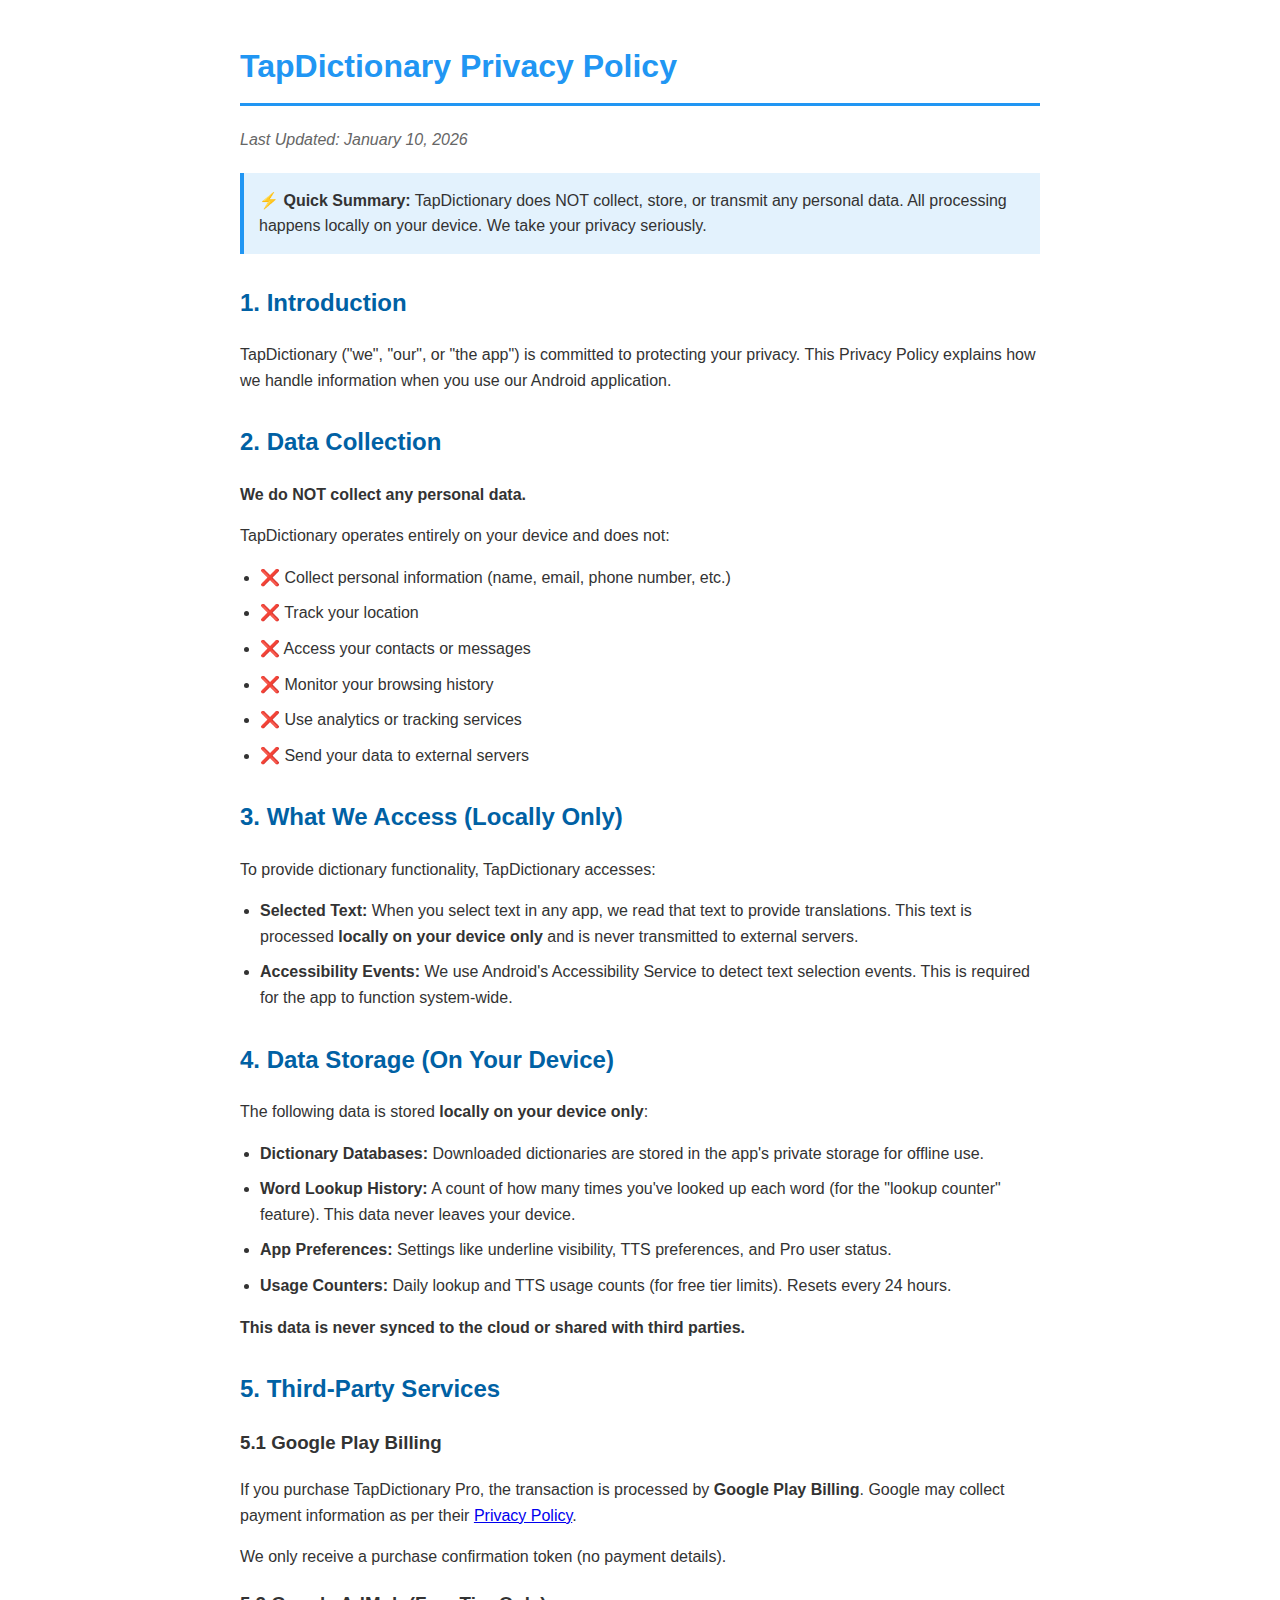
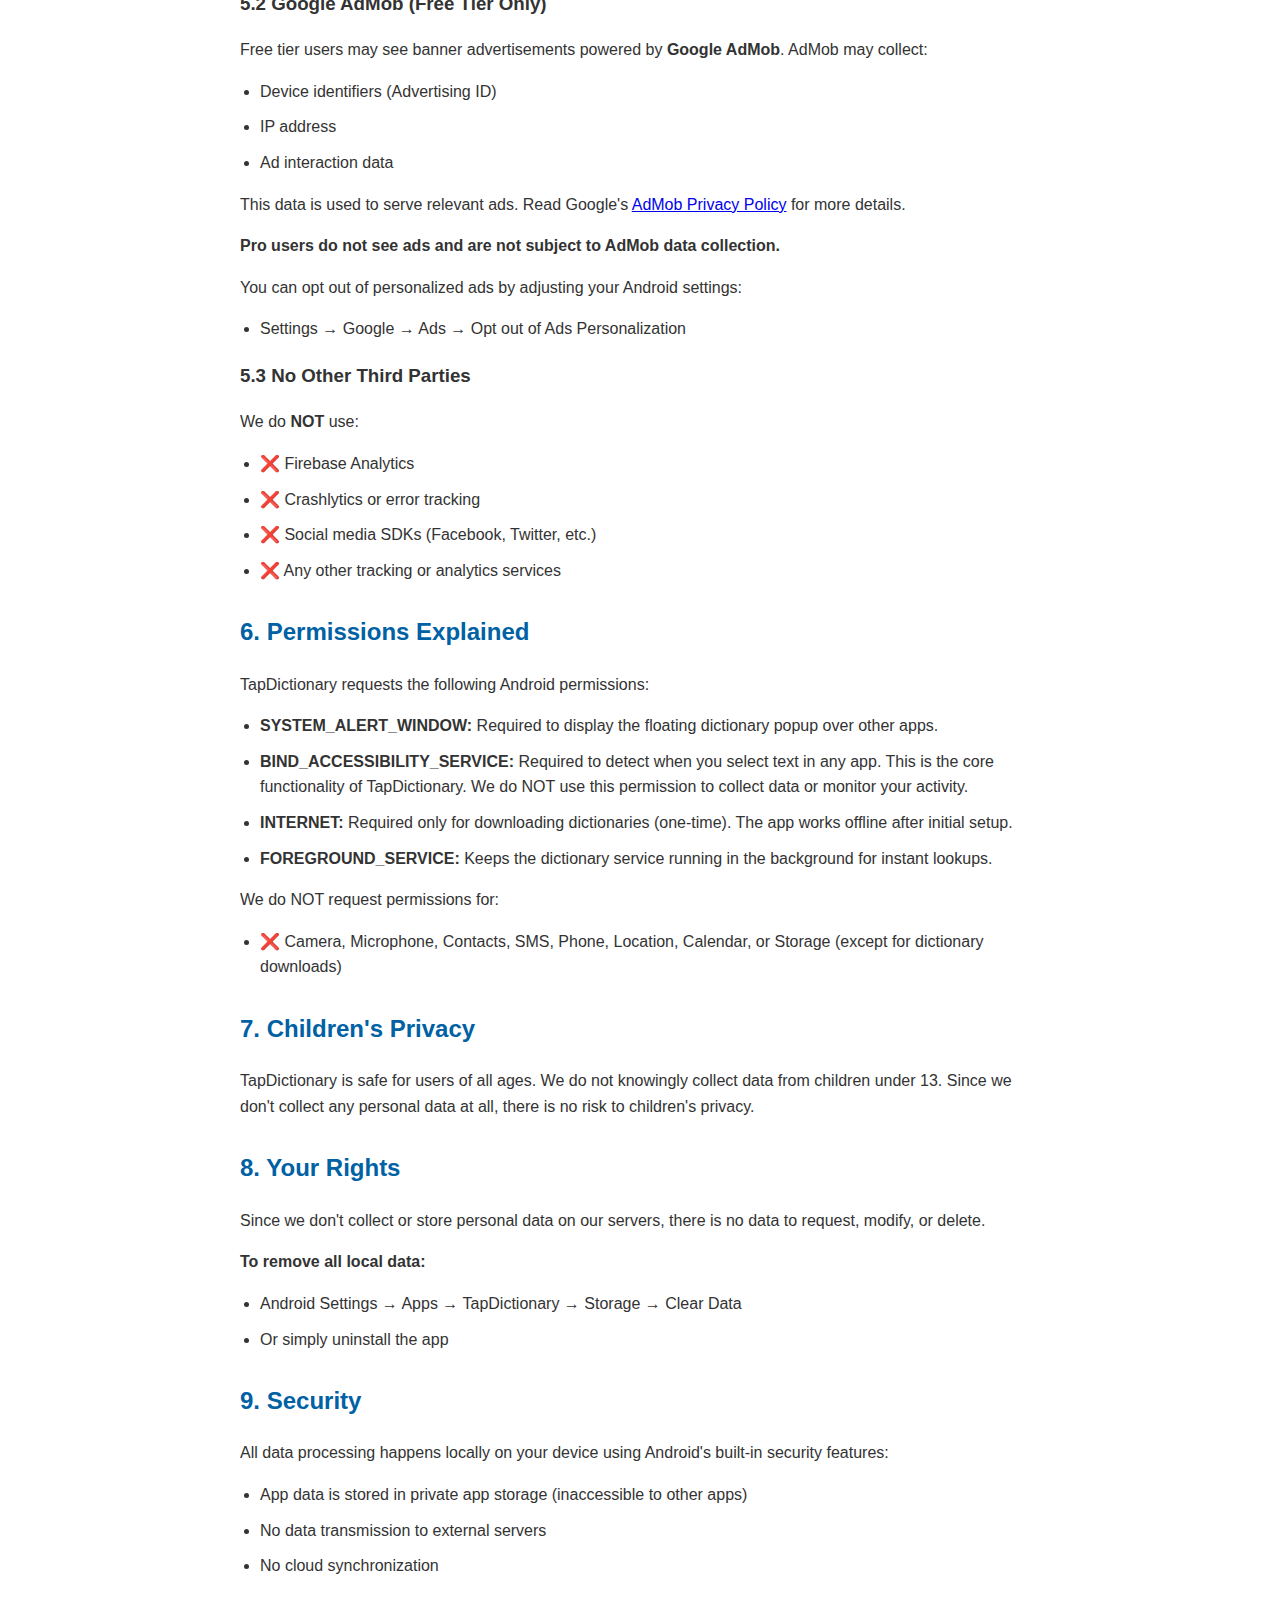
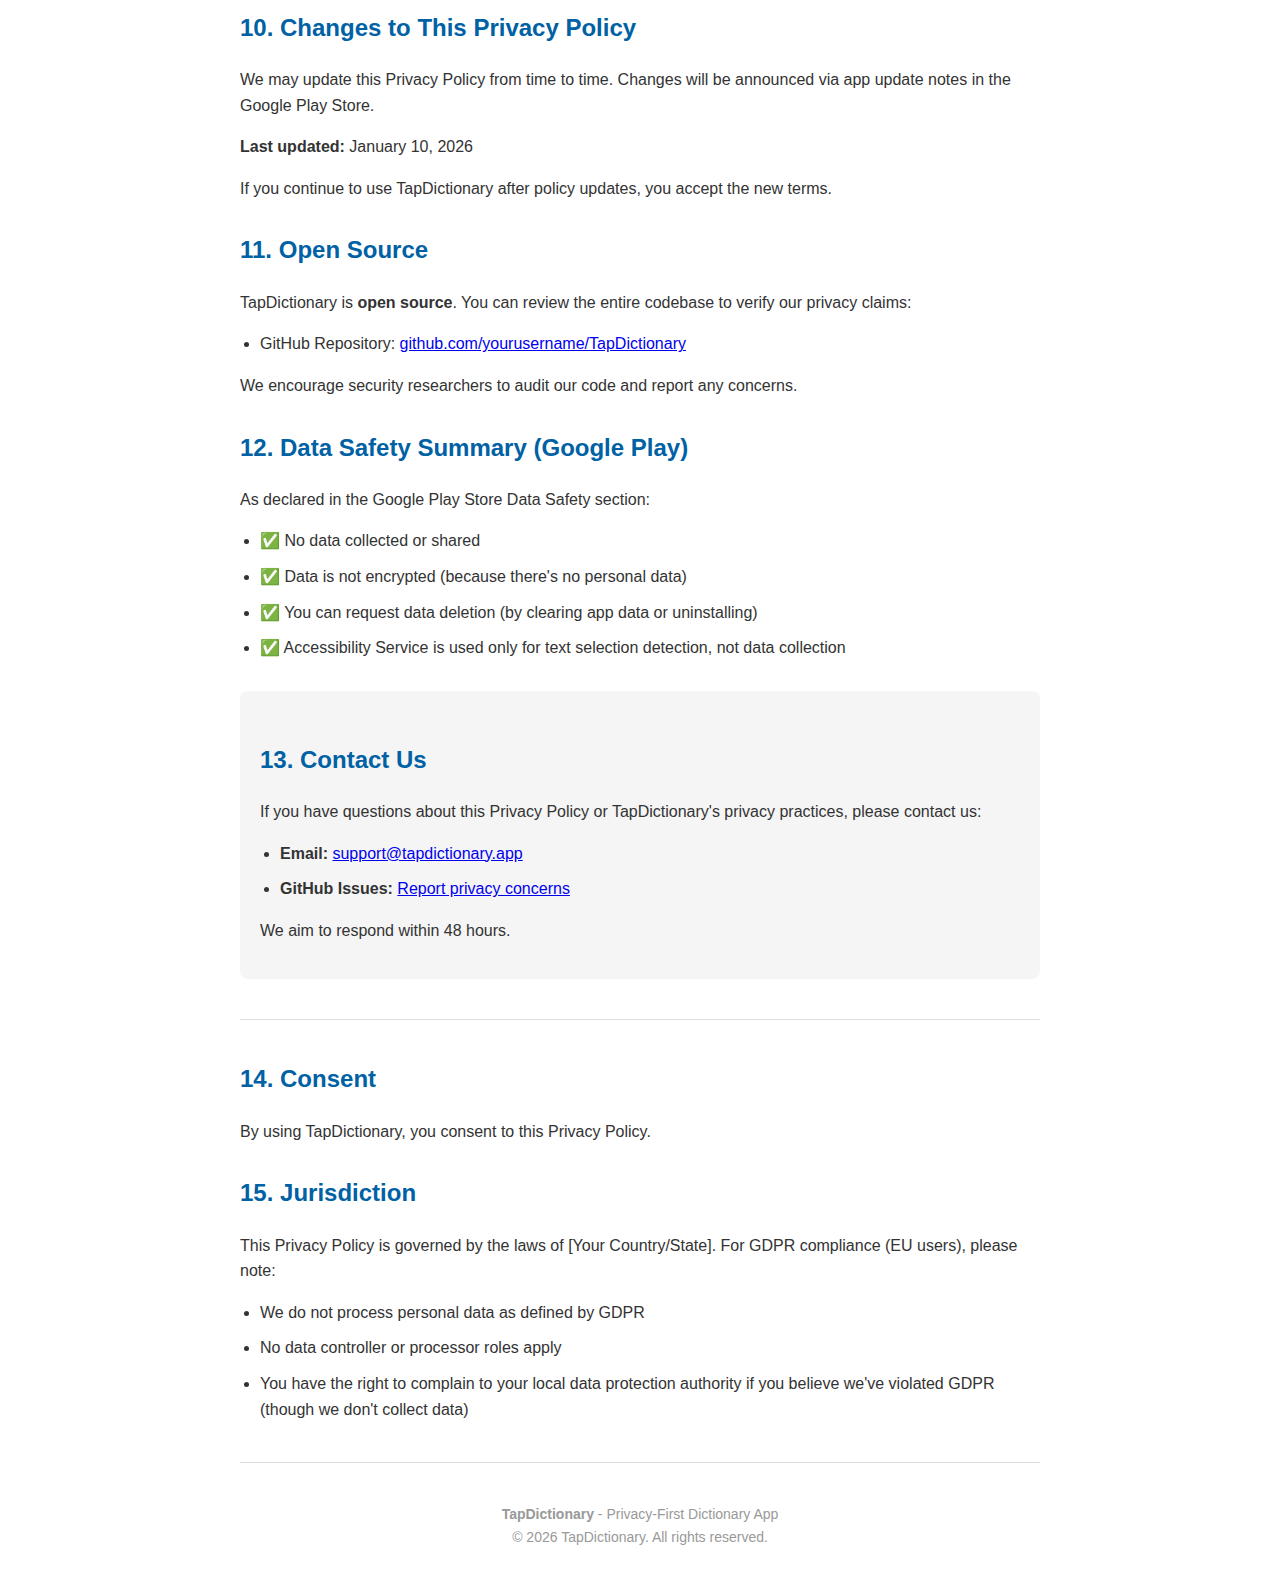
<file: docs/index.html>
<!DOCTYPE html>
<html lang="en">
<head>
    <meta charset="UTF-8">
    <meta name="viewport" content="width=device-width, initial-scale=1.0">
    <title>Privacy Policy - TapDictionary</title>
    <style>
        body {
            font-family: -apple-system, BlinkMacSystemFont, 'Segoe UI', Roboto, Oxygen, Ubuntu, Cantarell, sans-serif;
            line-height: 1.6;
            max-width: 800px;
            margin: 0 auto;
            padding: 20px;
            color: #333;
        }
        h1 {
            color: #2196F3;
            border-bottom: 3px solid #2196F3;
            padding-bottom: 10px;
        }
        h2 {
            color: #0061A4;
            margin-top: 30px;
        }
        .highlight {
            background-color: #E3F2FD;
            padding: 15px;
            border-left: 4px solid #2196F3;
            margin: 20px 0;
        }
        .update-date {
            color: #666;
            font-style: italic;
        }
        ul {
            padding-left: 20px;
        }
        li {
            margin: 10px 0;
        }
        .contact {
            background-color: #f5f5f5;
            padding: 20px;
            border-radius: 8px;
            margin-top: 30px;
        }
    </style>
</head>
<body>
    <h1>TapDictionary Privacy Policy</h1>
    <p class="update-date">Last Updated: January 10, 2026</p>

    <div class="highlight">
        <strong>⚡ Quick Summary:</strong> TapDictionary does NOT collect, store, or transmit any personal data. All processing happens locally on your device. We take your privacy seriously.
    </div>

    <h2>1. Introduction</h2>
    <p>TapDictionary ("we", "our", or "the app") is committed to protecting your privacy. This Privacy Policy explains how we handle information when you use our Android application.</p>

    <h2>2. Data Collection</h2>
    <p><strong>We do NOT collect any personal data.</strong></p>
    <p>TapDictionary operates entirely on your device and does not:</p>
    <ul>
        <li>❌ Collect personal information (name, email, phone number, etc.)</li>
        <li>❌ Track your location</li>
        <li>❌ Access your contacts or messages</li>
        <li>❌ Monitor your browsing history</li>
        <li>❌ Use analytics or tracking services</li>
        <li>❌ Send your data to external servers</li>
    </ul>

    <h2>3. What We Access (Locally Only)</h2>
    <p>To provide dictionary functionality, TapDictionary accesses:</p>
    <ul>
        <li><strong>Selected Text:</strong> When you select text in any app, we read that text to provide translations. This text is processed <strong>locally on your device only</strong> and is never transmitted to external servers.</li>
        <li><strong>Accessibility Events:</strong> We use Android's Accessibility Service to detect text selection events. This is required for the app to function system-wide.</li>
    </ul>

    <h2>4. Data Storage (On Your Device)</h2>
    <p>The following data is stored <strong>locally on your device only</strong>:</p>
    <ul>
        <li><strong>Dictionary Databases:</strong> Downloaded dictionaries are stored in the app's private storage for offline use.</li>
        <li><strong>Word Lookup History:</strong> A count of how many times you've looked up each word (for the "lookup counter" feature). This data never leaves your device.</li>
        <li><strong>App Preferences:</strong> Settings like underline visibility, TTS preferences, and Pro user status.</li>
        <li><strong>Usage Counters:</strong> Daily lookup and TTS usage counts (for free tier limits). Resets every 24 hours.</li>
    </ul>
    <p><strong>This data is never synced to the cloud or shared with third parties.</strong></p>

    <h2>5. Third-Party Services</h2>
    
    <h3>5.1 Google Play Billing</h3>
    <p>If you purchase TapDictionary Pro, the transaction is processed by <strong>Google Play Billing</strong>. Google may collect payment information as per their <a href="https://policies.google.com/privacy" target="_blank">Privacy Policy</a>.</p>
    <p>We only receive a purchase confirmation token (no payment details).</p>

    <h3>5.2 Google AdMob (Free Tier Only)</h3>
    <p>Free tier users may see banner advertisements powered by <strong>Google AdMob</strong>. AdMob may collect:</p>
    <ul>
        <li>Device identifiers (Advertising ID)</li>
        <li>IP address</li>
        <li>Ad interaction data</li>
    </ul>
    <p>This data is used to serve relevant ads. Read Google's <a href="https://policies.google.com/privacy" target="_blank">AdMob Privacy Policy</a> for more details.</p>
    <p><strong>Pro users do not see ads and are not subject to AdMob data collection.</strong></p>
    <p>You can opt out of personalized ads by adjusting your Android settings:</p>
    <ul>
        <li>Settings → Google → Ads → Opt out of Ads Personalization</li>
    </ul>

    <h3>5.3 No Other Third Parties</h3>
    <p>We do <strong>NOT</strong> use:</p>
    <ul>
        <li>❌ Firebase Analytics</li>
        <li>❌ Crashlytics or error tracking</li>
        <li>❌ Social media SDKs (Facebook, Twitter, etc.)</li>
        <li>❌ Any other tracking or analytics services</li>
    </ul>

    <h2>6. Permissions Explained</h2>
    <p>TapDictionary requests the following Android permissions:</p>
    <ul>
        <li><strong>SYSTEM_ALERT_WINDOW:</strong> Required to display the floating dictionary popup over other apps.</li>
        <li><strong>BIND_ACCESSIBILITY_SERVICE:</strong> Required to detect when you select text in any app. This is the core functionality of TapDictionary. We do NOT use this permission to collect data or monitor your activity.</li>
        <li><strong>INTERNET:</strong> Required only for downloading dictionaries (one-time). The app works offline after initial setup.</li>
        <li><strong>FOREGROUND_SERVICE:</strong> Keeps the dictionary service running in the background for instant lookups.</li>
    </ul>
    <p>We do NOT request permissions for:</p>
    <ul>
        <li>❌ Camera, Microphone, Contacts, SMS, Phone, Location, Calendar, or Storage (except for dictionary downloads)</li>
    </ul>

    <h2>7. Children's Privacy</h2>
    <p>TapDictionary is safe for users of all ages. We do not knowingly collect data from children under 13. Since we don't collect any personal data at all, there is no risk to children's privacy.</p>

    <h2>8. Your Rights</h2>
    <p>Since we don't collect or store personal data on our servers, there is no data to request, modify, or delete.</p>
    <p><strong>To remove all local data:</strong></p>
    <ul>
        <li>Android Settings → Apps → TapDictionary → Storage → Clear Data</li>
        <li>Or simply uninstall the app</li>
    </ul>

    <h2>9. Security</h2>
    <p>All data processing happens locally on your device using Android's built-in security features:</p>
    <ul>
        <li>App data is stored in private app storage (inaccessible to other apps)</li>
        <li>No data transmission to external servers</li>
        <li>No cloud synchronization</li>
    </ul>

    <h2>10. Changes to This Privacy Policy</h2>
    <p>We may update this Privacy Policy from time to time. Changes will be announced via app update notes in the Google Play Store.</p>
    <p><strong>Last updated:</strong> January 10, 2026</p>
    <p>If you continue to use TapDictionary after policy updates, you accept the new terms.</p>

    <h2>11. Open Source</h2>
    <p>TapDictionary is <strong>open source</strong>. You can review the entire codebase to verify our privacy claims:</p>
    <ul>
        <li>GitHub Repository: <a href="https://github.com/yourusername/TapDictionary" target="_blank">github.com/yourusername/TapDictionary</a></li>
    </ul>
    <p>We encourage security researchers to audit our code and report any concerns.</p>

    <h2>12. Data Safety Summary (Google Play)</h2>
    <p>As declared in the Google Play Store Data Safety section:</p>
    <ul>
        <li>✅ No data collected or shared</li>
        <li>✅ Data is not encrypted (because there's no personal data)</li>
        <li>✅ You can request data deletion (by clearing app data or uninstalling)</li>
        <li>✅ Accessibility Service is used only for text selection detection, not data collection</li>
    </ul>

    <div class="contact">
        <h2>13. Contact Us</h2>
        <p>If you have questions about this Privacy Policy or TapDictionary's privacy practices, please contact us:</p>
        <ul>
            <li><strong>Email:</strong> <a href="mailto:support@tapdictionary.app">support@tapdictionary.app</a></li>
            <li><strong>GitHub Issues:</strong> <a href="https://github.com/yourusername/TapDictionary/issues" target="_blank">Report privacy concerns</a></li>
        </ul>
        <p>We aim to respond within 48 hours.</p>
    </div>

    <hr style="margin: 40px 0; border: none; border-top: 1px solid #ddd;">

    <h2>14. Consent</h2>
    <p>By using TapDictionary, you consent to this Privacy Policy.</p>

    <h2>15. Jurisdiction</h2>
    <p>This Privacy Policy is governed by the laws of [Your Country/State]. For GDPR compliance (EU users), please note:</p>
    <ul>
        <li>We do not process personal data as defined by GDPR</li>
        <li>No data controller or processor roles apply</li>
        <li>You have the right to complain to your local data protection authority if you believe we've violated GDPR (though we don't collect data)</li>
    </ul>

    <hr style="margin: 40px 0; border: none; border-top: 1px solid #ddd;">

    <p style="text-align: center; color: #999; font-size: 14px;">
        <strong>TapDictionary</strong> - Privacy-First Dictionary App<br>
        © 2026 TapDictionary. All rights reserved.
    </p>

</body>
</html>
</file>
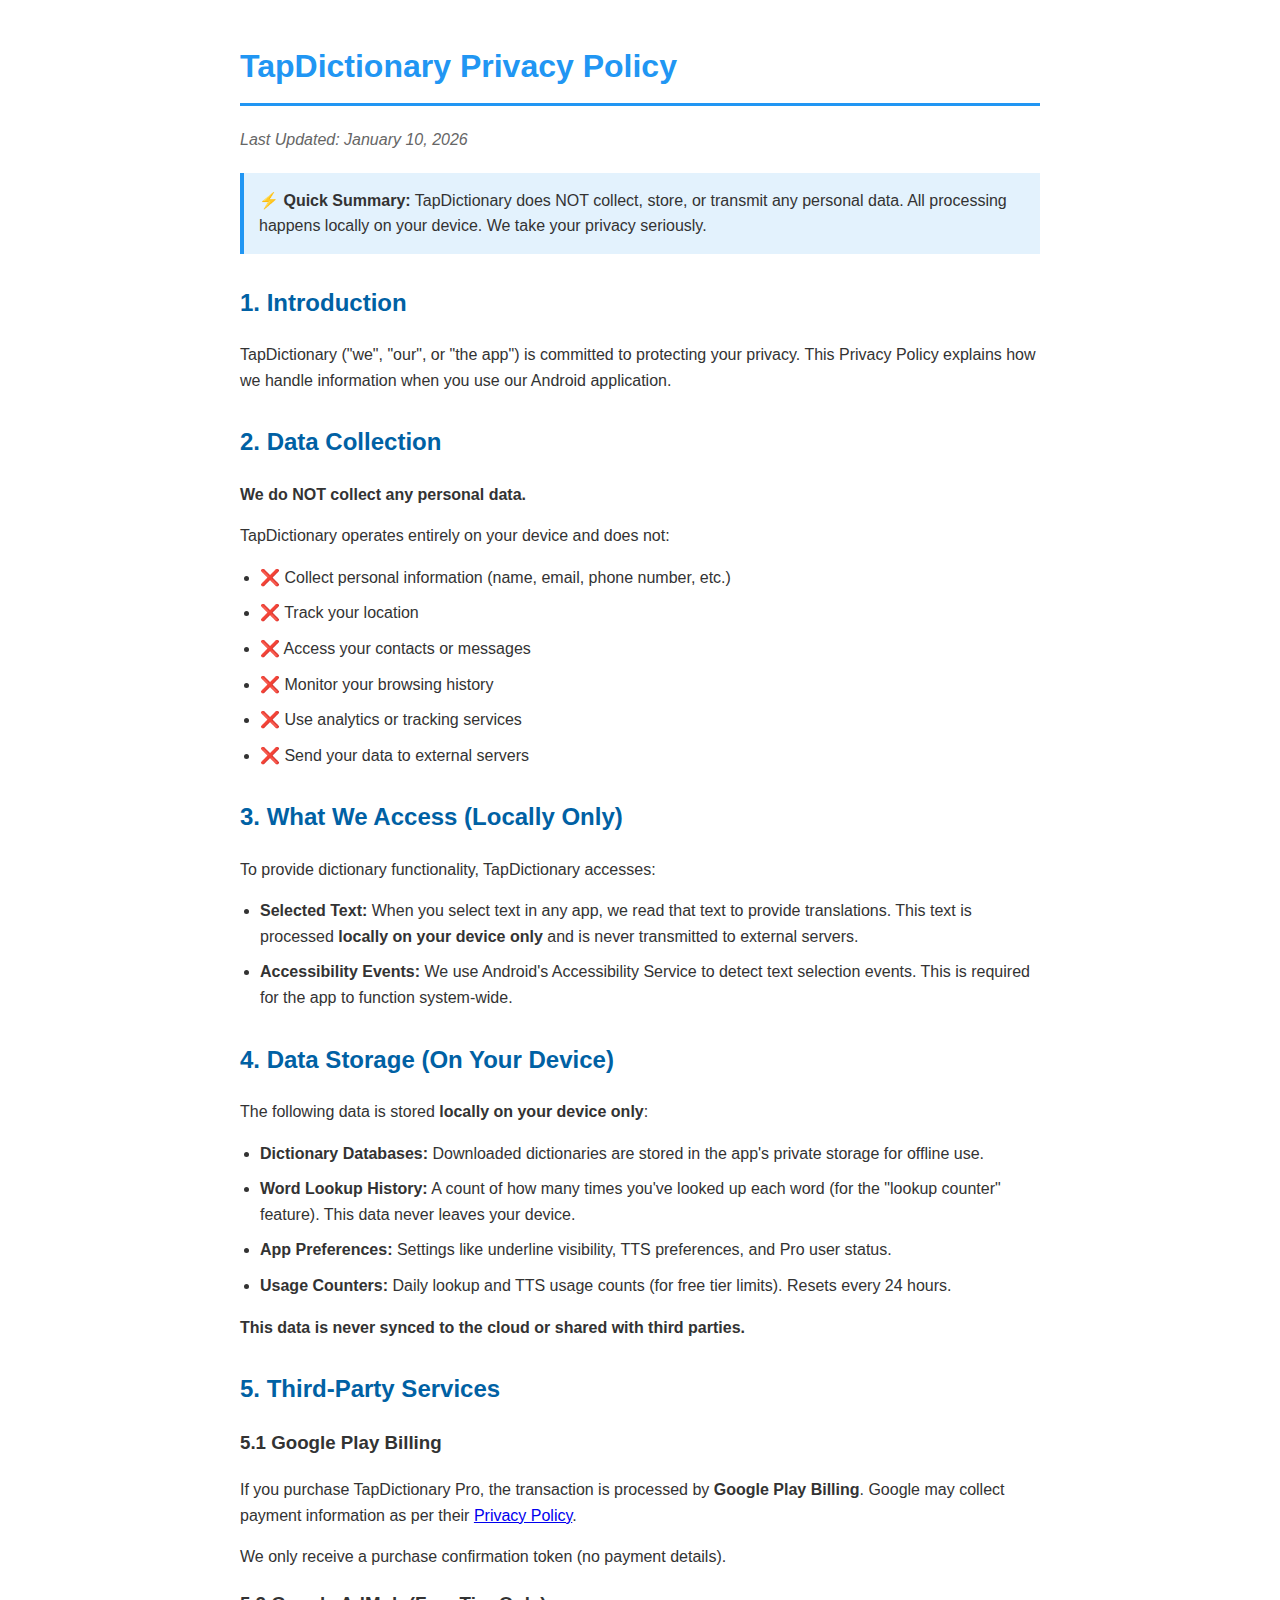
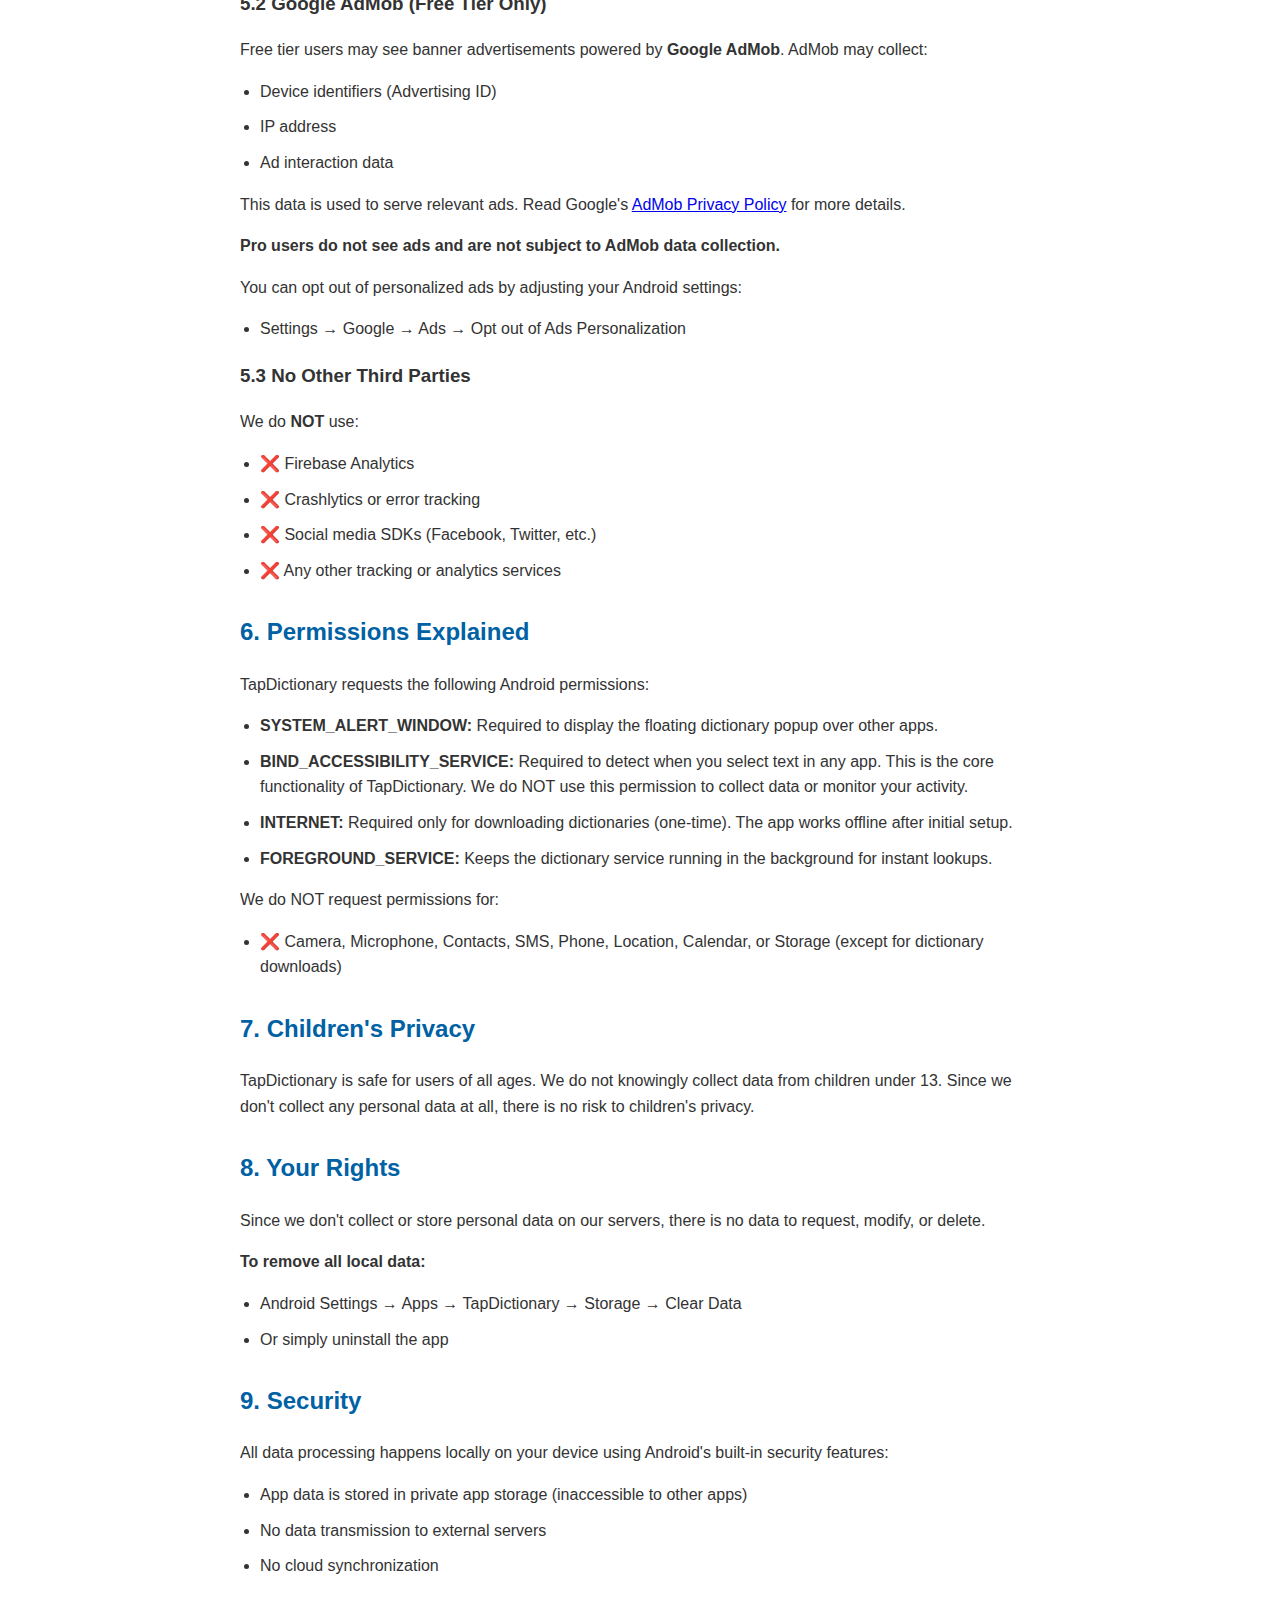
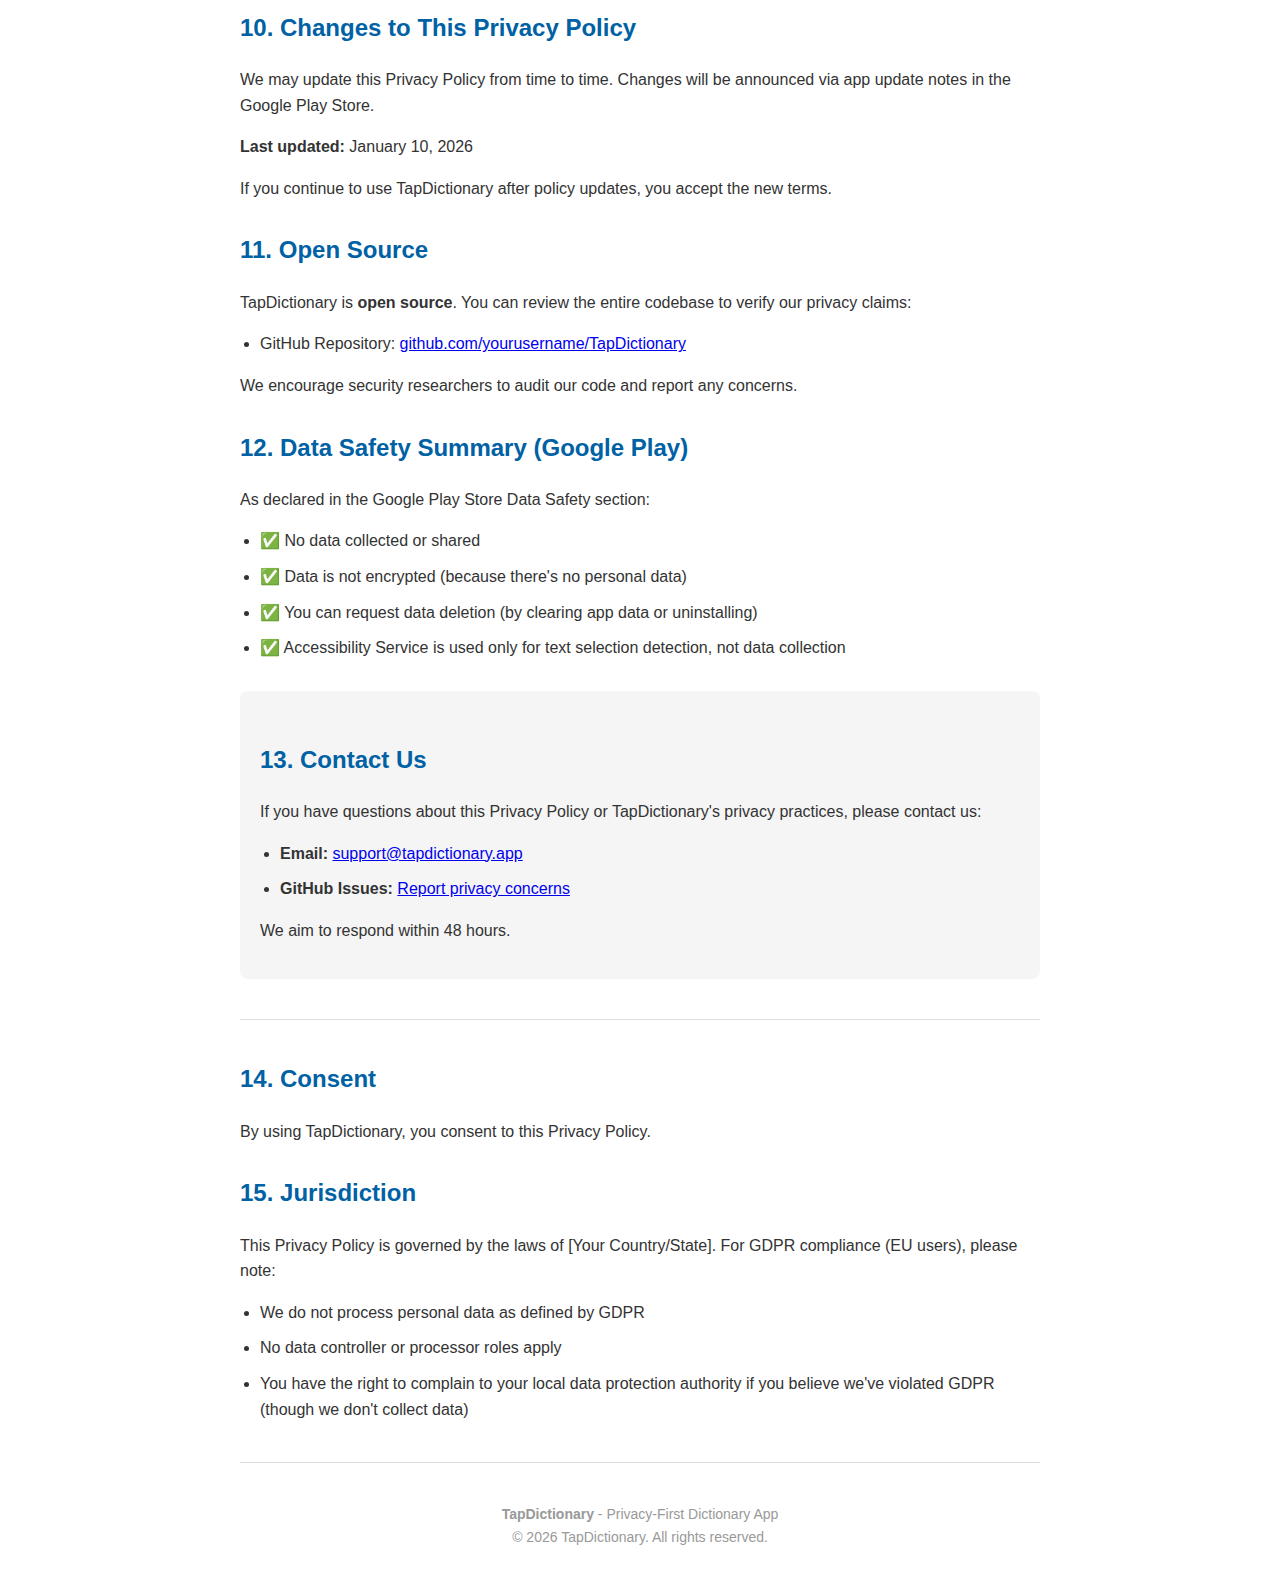
<file: privacy-policy.html>
<!DOCTYPE html>
<html lang="en">
<head>
    <meta charset="UTF-8">
    <meta name="viewport" content="width=device-width, initial-scale=1.0">
    <title>Privacy Policy - TapDictionary</title>
    <style>
        body {
            font-family: -apple-system, BlinkMacSystemFont, 'Segoe UI', Roboto, Oxygen, Ubuntu, Cantarell, sans-serif;
            line-height: 1.6;
            max-width: 800px;
            margin: 0 auto;
            padding: 20px;
            color: #333;
        }
        h1 {
            color: #2196F3;
            border-bottom: 3px solid #2196F3;
            padding-bottom: 10px;
        }
        h2 {
            color: #0061A4;
            margin-top: 30px;
        }
        .highlight {
            background-color: #E3F2FD;
            padding: 15px;
            border-left: 4px solid #2196F3;
            margin: 20px 0;
        }
        .update-date {
            color: #666;
            font-style: italic;
        }
        ul {
            padding-left: 20px;
        }
        li {
            margin: 10px 0;
        }
        .contact {
            background-color: #f5f5f5;
            padding: 20px;
            border-radius: 8px;
            margin-top: 30px;
        }
    </style>
</head>
<body>
    <h1>TapDictionary Privacy Policy</h1>
    <p class="update-date">Last Updated: January 10, 2026</p>

    <div class="highlight">
        <strong>⚡ Quick Summary:</strong> TapDictionary does NOT collect, store, or transmit any personal data. All processing happens locally on your device. We take your privacy seriously.
    </div>

    <h2>1. Introduction</h2>
    <p>TapDictionary ("we", "our", or "the app") is committed to protecting your privacy. This Privacy Policy explains how we handle information when you use our Android application.</p>

    <h2>2. Data Collection</h2>
    <p><strong>We do NOT collect any personal data.</strong></p>
    <p>TapDictionary operates entirely on your device and does not:</p>
    <ul>
        <li>❌ Collect personal information (name, email, phone number, etc.)</li>
        <li>❌ Track your location</li>
        <li>❌ Access your contacts or messages</li>
        <li>❌ Monitor your browsing history</li>
        <li>❌ Use analytics or tracking services</li>
        <li>❌ Send your data to external servers</li>
    </ul>

    <h2>3. What We Access (Locally Only)</h2>
    <p>To provide dictionary functionality, TapDictionary accesses:</p>
    <ul>
        <li><strong>Selected Text:</strong> When you select text in any app, we read that text to provide translations. This text is processed <strong>locally on your device only</strong> and is never transmitted to external servers.</li>
        <li><strong>Accessibility Events:</strong> We use Android's Accessibility Service to detect text selection events. This is required for the app to function system-wide.</li>
    </ul>

    <h2>4. Data Storage (On Your Device)</h2>
    <p>The following data is stored <strong>locally on your device only</strong>:</p>
    <ul>
        <li><strong>Dictionary Databases:</strong> Downloaded dictionaries are stored in the app's private storage for offline use.</li>
        <li><strong>Word Lookup History:</strong> A count of how many times you've looked up each word (for the "lookup counter" feature). This data never leaves your device.</li>
        <li><strong>App Preferences:</strong> Settings like underline visibility, TTS preferences, and Pro user status.</li>
        <li><strong>Usage Counters:</strong> Daily lookup and TTS usage counts (for free tier limits). Resets every 24 hours.</li>
    </ul>
    <p><strong>This data is never synced to the cloud or shared with third parties.</strong></p>

    <h2>5. Third-Party Services</h2>
    
    <h3>5.1 Google Play Billing</h3>
    <p>If you purchase TapDictionary Pro, the transaction is processed by <strong>Google Play Billing</strong>. Google may collect payment information as per their <a href="https://policies.google.com/privacy" target="_blank">Privacy Policy</a>.</p>
    <p>We only receive a purchase confirmation token (no payment details).</p>

    <h3>5.2 Google AdMob (Free Tier Only)</h3>
    <p>Free tier users may see banner advertisements powered by <strong>Google AdMob</strong>. AdMob may collect:</p>
    <ul>
        <li>Device identifiers (Advertising ID)</li>
        <li>IP address</li>
        <li>Ad interaction data</li>
    </ul>
    <p>This data is used to serve relevant ads. Read Google's <a href="https://policies.google.com/privacy" target="_blank">AdMob Privacy Policy</a> for more details.</p>
    <p><strong>Pro users do not see ads and are not subject to AdMob data collection.</strong></p>
    <p>You can opt out of personalized ads by adjusting your Android settings:</p>
    <ul>
        <li>Settings → Google → Ads → Opt out of Ads Personalization</li>
    </ul>

    <h3>5.3 No Other Third Parties</h3>
    <p>We do <strong>NOT</strong> use:</p>
    <ul>
        <li>❌ Firebase Analytics</li>
        <li>❌ Crashlytics or error tracking</li>
        <li>❌ Social media SDKs (Facebook, Twitter, etc.)</li>
        <li>❌ Any other tracking or analytics services</li>
    </ul>

    <h2>6. Permissions Explained</h2>
    <p>TapDictionary requests the following Android permissions:</p>
    <ul>
        <li><strong>SYSTEM_ALERT_WINDOW:</strong> Required to display the floating dictionary popup over other apps.</li>
        <li><strong>BIND_ACCESSIBILITY_SERVICE:</strong> Required to detect when you select text in any app. This is the core functionality of TapDictionary. We do NOT use this permission to collect data or monitor your activity.</li>
        <li><strong>INTERNET:</strong> Required only for downloading dictionaries (one-time). The app works offline after initial setup.</li>
        <li><strong>FOREGROUND_SERVICE:</strong> Keeps the dictionary service running in the background for instant lookups.</li>
    </ul>
    <p>We do NOT request permissions for:</p>
    <ul>
        <li>❌ Camera, Microphone, Contacts, SMS, Phone, Location, Calendar, or Storage (except for dictionary downloads)</li>
    </ul>

    <h2>7. Children's Privacy</h2>
    <p>TapDictionary is safe for users of all ages. We do not knowingly collect data from children under 13. Since we don't collect any personal data at all, there is no risk to children's privacy.</p>

    <h2>8. Your Rights</h2>
    <p>Since we don't collect or store personal data on our servers, there is no data to request, modify, or delete.</p>
    <p><strong>To remove all local data:</strong></p>
    <ul>
        <li>Android Settings → Apps → TapDictionary → Storage → Clear Data</li>
        <li>Or simply uninstall the app</li>
    </ul>

    <h2>9. Security</h2>
    <p>All data processing happens locally on your device using Android's built-in security features:</p>
    <ul>
        <li>App data is stored in private app storage (inaccessible to other apps)</li>
        <li>No data transmission to external servers</li>
        <li>No cloud synchronization</li>
    </ul>

    <h2>10. Changes to This Privacy Policy</h2>
    <p>We may update this Privacy Policy from time to time. Changes will be announced via app update notes in the Google Play Store.</p>
    <p><strong>Last updated:</strong> January 10, 2026</p>
    <p>If you continue to use TapDictionary after policy updates, you accept the new terms.</p>

    <h2>11. Open Source</h2>
    <p>TapDictionary is <strong>open source</strong>. You can review the entire codebase to verify our privacy claims:</p>
    <ul>
        <li>GitHub Repository: <a href="https://github.com/yourusername/TapDictionary" target="_blank">github.com/yourusername/TapDictionary</a></li>
    </ul>
    <p>We encourage security researchers to audit our code and report any concerns.</p>

    <h2>12. Data Safety Summary (Google Play)</h2>
    <p>As declared in the Google Play Store Data Safety section:</p>
    <ul>
        <li>✅ No data collected or shared</li>
        <li>✅ Data is not encrypted (because there's no personal data)</li>
        <li>✅ You can request data deletion (by clearing app data or uninstalling)</li>
        <li>✅ Accessibility Service is used only for text selection detection, not data collection</li>
    </ul>

    <div class="contact">
        <h2>13. Contact Us</h2>
        <p>If you have questions about this Privacy Policy or TapDictionary's privacy practices, please contact us:</p>
        <ul>
            <li><strong>Email:</strong> <a href="mailto:support@tapdictionary.app">support@tapdictionary.app</a></li>
            <li><strong>GitHub Issues:</strong> <a href="https://github.com/yourusername/TapDictionary/issues" target="_blank">Report privacy concerns</a></li>
        </ul>
        <p>We aim to respond within 48 hours.</p>
    </div>

    <hr style="margin: 40px 0; border: none; border-top: 1px solid #ddd;">

    <h2>14. Consent</h2>
    <p>By using TapDictionary, you consent to this Privacy Policy.</p>

    <h2>15. Jurisdiction</h2>
    <p>This Privacy Policy is governed by the laws of [Your Country/State]. For GDPR compliance (EU users), please note:</p>
    <ul>
        <li>We do not process personal data as defined by GDPR</li>
        <li>No data controller or processor roles apply</li>
        <li>You have the right to complain to your local data protection authority if you believe we've violated GDPR (though we don't collect data)</li>
    </ul>

    <hr style="margin: 40px 0; border: none; border-top: 1px solid #ddd;">

    <p style="text-align: center; color: #999; font-size: 14px;">
        <strong>TapDictionary</strong> - Privacy-First Dictionary App<br>
        © 2026 TapDictionary. All rights reserved.
    </p>

</body>
</html>
</file>
